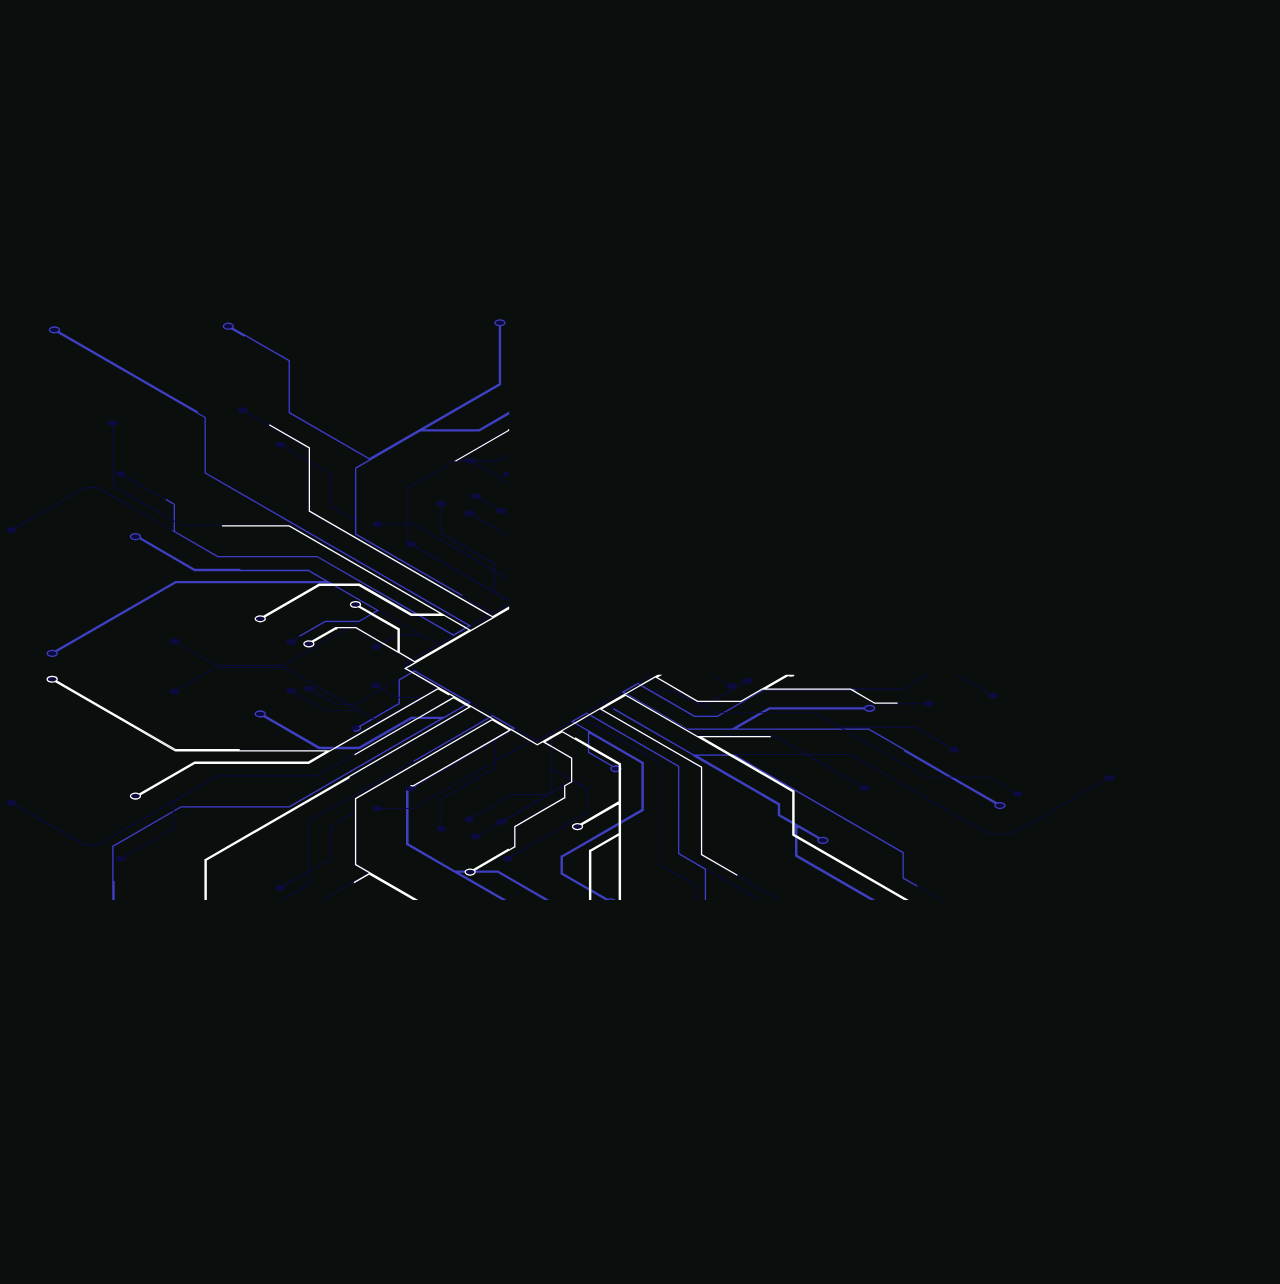
<file: index.html>
<!DOCTYPE html>
<html lang="pt-BR">
<head>
<meta charset="UTF-8" />
<meta name="viewport" content="width=device-width, initial-scale=1.0"/>
<title>PCB Procedural – grow from empty</title>
<style>
  :root{
    /* janelas de tempo (ajuste à vontade) */
    --min-dur: 10s;   /* duração mínima da animação de cada trilha */
    --max-dur: 22s;   /* duração máxima da animação de cada trilha */
    --build-window: 26s; /* atraso máx. para escalonar o início (stagger) */
  }

  html, body {
    height:100%;
    margin:0;
    background:#0a0f0d;
    overflow:hidden;
  }
  svg#pcb {
    width:100vw;
    height:100vh;
    display:block;
  }

  .trace{
    stroke:#1ec9b8;
    fill:none;
    stroke-linecap:round;
    stroke-linejoin:round;
    filter:drop-shadow(0 0 6px rgba(30,201,184,.75));
    will-change: stroke-dashoffset, opacity;
    shape-rendering:geometricPrecision;
  }

  /* cresce e FICA desenhado (sem piscar) */
  .trace.grow {
  stroke-dasharray: var(--len);
  stroke-dashoffset: var(--len);
  animation: growHold var(--dur, 16s) linear var(--delay, 0s) forwards;
}

@keyframes growHold {
  0%   { stroke-dashoffset: var(--len); opacity:0; }
  10%  { opacity:1; }
  100% { stroke-dashoffset: 0; opacity:1; }  /* nunca volta pra 0 de opacidade */
}

  /* se quiser looping depois, troque 'grow' por 'loop' no JS */
  .trace.loop {
    stroke-dasharray: var(--len);
    stroke-dashoffset: var(--len);
    animation: growLoop var(--dur, 16s) linear var(--delay, 0s) infinite;
  }

  @keyframes growHold {
    0%   { stroke-dashoffset: var(--len); opacity:0; }
    10%  { opacity:1; }
    100% { stroke-dashoffset: 0; opacity:1; }
  }

  @keyframes growLoop {
    0%   { stroke-dashoffset: var(--len); opacity:0; }
    12%  { opacity:1; }
    60%  { stroke-dashoffset: 0; opacity:1; }
    100% { stroke-dashoffset: 0; opacity:0; }
  }

  .pad{
    fill:#0a0f0d;
    stroke:#1ec9b8;
    stroke-width:2;
    filter:drop-shadow(0 0 6px rgba(30,201,184,.9));
  }
  .chip{
    fill:none;
    stroke:#1ec9b8;
    filter:drop-shadow(0 0 6px rgba(30,201,184,.85));
  }
</style>
</head>
<body>
  <svg xmlns="http://www.w3.org/2000/svg" xmlns:xlink="http://www.w3.org/1999/xlink"
     viewBox="0 0 1000 1000">
    <defs>
        <linearGradient id="Dégradé_sans_nom_4" x1="397.3" y1="531.55" x2="398.77" y2="531.55"
                        gradientTransform="matrix(1, 0, 0, -1, 0, 1002)" gradientUnits="userSpaceOnUse">
            <stop offset="0" stop-color="#f5f5f5" stop-opacity="0.7"/>
            <stop offset="1" stop-color="#303030" stop-opacity="0.3"/>
        </linearGradient>
        <linearGradient id="Dégradé_sans_nom_5" x1="-71.63" y1="1086.96" x2="-71.63" y2="1203.04"
                        gradientTransform="matrix(0.87, -0.5, 0, -1.15, 202.02, 1691.1)" gradientUnits="userSpaceOnUse">
            <stop offset="0" stop-color="#3f3fc2"/>
            <stop offset="0.09" stop-color="#3f3fc2"/>
            <stop offset="0.69" stop-color="#fff"/>
        </linearGradient>
        <linearGradient id="Dégradé_sans_nom_6" x1="-117.26" y1="1087.6" x2="-117.26" y2="1178.79"
                        xlink:href="#Dégradé_sans_nom_5"/>
        <linearGradient id="Dégradé_sans_nom_7" x1="-140.02" y1="1086.96" x2="-140.02" y2="1203.04"
                        xlink:href="#Dégradé_sans_nom_5"/>
        <linearGradient id="Dégradé_sans_nom_8" x1="-162.84" y1="1087.39" x2="-162.84" y2="1186.68"
                        xlink:href="#Dégradé_sans_nom_5"/>
        <linearGradient id="Dégradé_sans_nom_9" x1="3024.62" y1="-260.2" x2="3024.62" y2="-144.13"
                        gradientTransform="matrix(-0.87, -0.5, 0, -1.15, 2764.57, 1691.1)"
                        xlink:href="#Dégradé_sans_nom_5"/>
        <linearGradient id="Dégradé_sans_nom_10" x1="3070.25" y1="-299.23" x2="3070.25" y2="-208.04"
                        gradientTransform="matrix(-0.87, -0.5, 0, -1.15, 2764.57, 1691.1)"
                        xlink:href="#Dégradé_sans_nom_5"/>
        <linearGradient id="Dégradé_sans_nom_11" x1="3093.01" y1="-319.7" x2="3093.01" y2="-203.63"
                        gradientTransform="matrix(-0.87, -0.5, 0, -1.15, 2764.57, 1691.1)"
                        xlink:href="#Dégradé_sans_nom_5"/>
        <linearGradient id="Dégradé_sans_nom_12" x1="56.64" y1="500.45" x2="44.9" y2="595.99"
                        gradientTransform="matrix(1, 0, 0, -1, 0, 1002)" xlink:href="#Dégradé_sans_nom_5"/>
        <linearGradient id="Dégradé_sans_nom_13" x1="64.52" y1="585.05" x2="81.08" y2="592.79"
                        gradientTransform="matrix(1, -0.01, -0.01, -1, -9.3, 1026.18)"
                        xlink:href="#Dégradé_sans_nom_5"/>
        <linearGradient id="Dégradé_sans_nom_14" x1="84.31" y1="585.6" x2="114.29" y2="599.6"
                        gradientTransform="matrix(1, -0.01, -0.01, -1, -9.3, 1026.18)"
                        xlink:href="#Dégradé_sans_nom_5"/>
        <linearGradient id="Dégradé_sans_nom_15" x1="-94.51" y1="1086.73" x2="-94.51" y2="1202.81"
                        xlink:href="#Dégradé_sans_nom_5"/>
        <linearGradient id="Dégradé_sans_nom_16" x1="3047.49" y1="-280.31" x2="3047.49" y2="-164.24"
                        gradientTransform="matrix(-0.87, -0.5, 0, -1.15, 2764.57, 1691.1)"
                        xlink:href="#Dégradé_sans_nom_5"/>
        <linearGradient id="Dégradé_sans_nom_17" x1="124.16" y1="607.81" x2="154.14" y2="621.82"
                        gradientTransform="matrix(1, -0.01, -0.01, -1, -9.3, 1026.18)"
                        xlink:href="#Dégradé_sans_nom_5"/>
        <linearGradient id="Dégradé_sans_nom_18" x1="144.36" y1="634.38" x2="174.34" y2="648.38"
                        gradientTransform="matrix(1, -0.01, -0.01, -1, -9.3, 1026.18)"
                        xlink:href="#Dégradé_sans_nom_5"/>
        <linearGradient id="Dégradé_sans_nom_19" x1="106.45" y1="579.15" x2="118.92" y2="584.97"
                        gradientTransform="matrix(1, -0.01, -0.01, -1, -9.3, 1026.18)"
                        xlink:href="#Dégradé_sans_nom_5"/>
        <linearGradient id="Dégradé_sans_nom_20" x1="3072.39" y1="-464.37" x2="3072.39" y2="-403.73"
                        gradientTransform="matrix(-0.87, -0.5, 0, -1.15, 3394.98, 1691.1)"
                        xlink:href="#Dégradé_sans_nom_5"/>
        <linearGradient id="Dégradé_sans_nom_21" x1="3049.57" y1="-465.06" x2="3049.57" y2="-377.24"
                        gradientTransform="matrix(-0.87, -0.5, 0, -1.15, 3394.98, 1691.1)"
                        xlink:href="#Dégradé_sans_nom_5"/>
        <linearGradient id="Dégradé_sans_nom_22" x1="3026.76" y1="-464.82" x2="3026.76" y2="-386.44"
                        gradientTransform="matrix(-0.87, -0.5, 0, -1.15, 3394.98, 1691.1)"
                        xlink:href="#Dégradé_sans_nom_5"/>
        <linearGradient id="Dégradé_sans_nom_23" x1="-119.4" y1="924.34" x2="-119.4" y2="984.97"
                        gradientTransform="matrix(0.87, -0.5, 0, -1.15, 832.43, 1691.1)"
                        xlink:href="#Dégradé_sans_nom_5"/>
        <linearGradient id="Dégradé_sans_nom_24" x1="-96.59" y1="903.81" x2="-96.59" y2="991.64"
                        gradientTransform="matrix(0.87, -0.5, 0, -1.15, 832.43, 1691.1)"
                        xlink:href="#Dégradé_sans_nom_5"/>
        <linearGradient id="Dégradé_sans_nom_25" x1="2831.03" y1="306.18" x2="2821.63" y2="382.71"
                        gradientTransform="translate(3597 1002) rotate(180)" xlink:href="#Dégradé_sans_nom_5"/>
        <linearGradient id="Dégradé_sans_nom_26" x1="2830.12" y1="346.86" x2="2846.68" y2="354.59"
                        gradientTransform="translate(3606.3 1026.18) rotate(-179.43)" xlink:href="#Dégradé_sans_nom_5"/>
        <linearGradient id="Dégradé_sans_nom_27" x1="2849.94" y1="347.34" x2="2879.92" y2="361.34"
                        gradientTransform="translate(3606.3 1026.18) rotate(-179.43)" xlink:href="#Dégradé_sans_nom_5"/>
        <linearGradient id="Dégradé_sans_nom_28" x1="2872.09" y1="340.88" x2="2884.56" y2="346.7"
                        gradientTransform="translate(3606.3 1026.18) rotate(-179.43)" xlink:href="#Dégradé_sans_nom_5"/>
        <radialGradient id="Dégradé_sans_nom" cx="-64.97" cy="1869.29" r="504.98"
                        gradientTransform="matrix(0.72, 0, 0, -0.45, 702.38, 1207.55)" gradientUnits="userSpaceOnUse">
            <stop offset="0" stop-color="#14253a" stop-opacity="0.3"/>
            <stop offset="0.14" stop-color="#192a3f" stop-opacity="0.31"/>
            <stop offset="0.27" stop-color="#2a394c" stop-opacity="0.34"/>
            <stop offset="0.41" stop-color="#455363" stop-opacity="0.38"/>
            <stop offset="0.55" stop-color="#6c7684" stop-opacity="0.45"/>
            <stop offset="0.69" stop-color="#9da4ad" stop-opacity="0.53"/>
            <stop offset="0.82" stop-color="#d9dcdf" stop-opacity="0.64"/>
            <stop offset="0.9" stop-color="#fff" stop-opacity="0.7"/>
        </radialGradient>
        <linearGradient id="Dégradé_sans_nom_2" x1="443.16" y1="829.82" x2="874.22" y2="437.05"
                        gradientTransform="matrix(1, 0, 0, -1, 0, 1002)" gradientUnits="userSpaceOnUse">
            <stop offset="0" stop-color="#f5f5f5" stop-opacity="0.7"/>
            <stop offset="1" stop-color="#0d0a3f" stop-opacity="0.3"/>
        </linearGradient>
        <linearGradient id="Dégradé_sans_nom_3" x1="397.3" y1="635.5" x2="915.3" y2="635.5"
                        gradientTransform="matrix(1, 0, 0, -1, 0, 1002)" gradientUnits="userSpaceOnUse">
            <stop offset="0" stop-color="#f5f5f5" stop-opacity="0.5"/>
            <stop offset="1" stop-color="#0d0a3f" stop-opacity="0.3"/>
        </linearGradient>
        <clipPath id="clip-path">
            <polygon points="431.1 561.4 406.8 575.4 310.4 519.7 310.4 412.6 431.1 482.3 431.1 561.4" fill="none"/>
        </clipPath>
    </defs>
    <g id="circuits">
        <g id="circuits-2">
            <g id="blue">
                <path d="M386.9,462.6l-1-.6-61.8-35.7c1.2-.8,1.1-2.1-.3-2.9a5.9,5.9,0,0,0-5.2-.2l-.4.2-.5.3c-1,.9-.8,2.1.5,2.9a6.19,6.19,0,0,0,5,.3h.1l74,42.8v-1ZM370.5,361.1a.78.78,0,0,0,.4-.4,1.2,1.2,0,0,0,.4-.9c0-.6-.4-1.1-1.2-1.6a6.83,6.83,0,0,0-5.6,0,2.08,2.08,0,0,0-1.1,1.6,1.62,1.62,0,0,0,.3.9,2.83,2.83,0,0,0,.8.7,5.81,5.81,0,0,0,5,.2l27.8,16v-1Zm18.6,36.1-14.3-8.3c1-.9.9-2.1-.5-2.8a6.08,6.08,0,0,0-5.6,0c-1.5.8-1.5,2.2,0,3.2a6.7,6.7,0,0,0,5.2.1l14.3,8.3,5.5,3.1,3.6,2.1v-1Zm-19.2,5a1.5,1.5,0,0,0-.4-2.8,5.88,5.88,0,0,0-5.5,0c-1.6.8-1.6,2.3,0,3.2a5.59,5.59,0,0,0,4.9.2l28.4,16.3v-1Zm17,43.5-1-.6-62.4-36H298.7a3,3,0,0,0-1.1-1.2,6.83,6.83,0,0,0-5.6,0c-1.5,1-1.5,2.4,0,3.3a6.83,6.83,0,0,0,5.6,0,2.51,2.51,0,0,0,1.1-1.2h24.5l62.7,36.2,1,.6,10.4,6v-1ZM869.6,606.1a6.08,6.08,0,0,0-5.6,0c-1.3.7-1.5,2-.4,2.9l-72.9,42.1H772.4L665,589.1H542.4l-66.7-38.5-.9-.5-2.1-1.2,13.2-7.7,2.1,1.3,48.4,27.9H678.5l62.8,36.4,1.5.8L778,627.9c-1.1.9-.9,2.2.4,3a6.08,6.08,0,0,0,5.6,0c1.5-.9,1.5-2.4,0-3.2a6.19,6.19,0,0,0-5-.3l-34.4-19.8-1.5-.8-64.3-37.1H573.7l21.4-12.4,1.5-.8,4.6-2.7h74.3a2.73,2.73,0,0,0,1,1.2,6.42,6.42,0,0,0,5.7,0c1.5-.9,1.5-2.4,0-3.2a6.42,6.42,0,0,0-5.7,0,1.93,1.93,0,0,0-1,1.2H601l-6.1,3.5-1.5.8L572,569.6H536.7l-46.9-27.1-.9-.5-2.2-1.3,11.7-6.7,2.1,1.3.9.5,41.2,23.8h17.9l4.2-2.4,1.4-.8L596,539.1l.5-.3H705.4L725,527.5h-1.8l-18,10.4H596.3l-18.5,10.7-13.4,7.8-1.4.8-2.8,1.6H542.9l-32.1-18.5h16.1l15.5,9h12.3l1.1-.7,1.5-.8,24.3-14.1a6.87,6.87,0,0,0,5.1-.2c1.6-1,1.6-2.4,0-3.3a6.83,6.83,0,0,0-5.6,0c-1.4.8-1.5,2.1-.4,3l-5.2,3-3.5,2-16.4,9.6-1.2.6H542.7l-15.5-9H509.3l-7.1-4.1-.9-.5-2.1-1.3,10.4-6h-1.5l-88.2,50.9L319.6,520.6l-.9-.5-2-1.2,4.5-2.6.8-.5L364.9,491l.9-.5,16.1-9.2.9-.6,14.5-8.4v-1l-12.8,7.4L277.9,417.2V365.7l50.3-29.1h46.3l22.8-13.1v-1.1l-23,13.4H329.6l61.2-35.3.2-.2V254.4a5.94,5.94,0,0,0,2.3-.6c1.6-.9,1.6-2.3,0-3.2a5.88,5.88,0,0,0-5.5,0c-1.5.9-1.5,2.3,0,3.2a6.43,6.43,0,0,0,2.4.6v45.4L288.5,358.5,226,322.4V281.8l-44.5-25.6c1.2-.9,1-2.1-.3-2.9a5.6,5.6,0,0,0-5.6,0c-1.5.9-1.5,2.3,0,3.1a5.49,5.49,0,0,0,5,.3L225,282.3v40.6L287.6,359l-10.4,6h-.3v40.6l-18-10.4V369.9L241.7,360l-1-.6-18.4-10.6c1.1-.9,1-2.1-.4-3a6.83,6.83,0,0,0-5.6,0c-1.6.9-1.6,2.4,0,3.3a6.5,6.5,0,0,0,5.1.1l19.3,11.2,1,.6,16.3,9.4v25.4l18.9,10.9v11l106.6,61.5-1.7,1-.9.5-13,7.6L161.2,368.9V325.7L45.7,259c1.2-.8,1-2.1-.3-2.9a7.07,7.07,0,0,0-5.7,0c-1.5.9-1.5,2.3,0,3.2a6.1,6.1,0,0,0,5.1.2l115.5,66.7v43.3L367,488.8l-2.1,1.2-.8.5-9.8,5.7-26.9-15.5-1.6-.9-78.1-45H170.1L135.9,415h.3V394L97.4,371.5c1.2-.8,1.1-2.1-.4-2.9a5.88,5.88,0,0,0-5.5,0c-1.5.9-1.5,2.3,0,3.2a5.81,5.81,0,0,0,5,.2l38.7,22.4v20L76.5,380.5H66.3l-55,31.7a5.81,5.81,0,0,0-5,.2c-1.6.9-1.6,2.4,0,3.2a5.88,5.88,0,0,0,5.5,0c1.4-.7,1.6-1.9.4-2.8l54.3-31.4h9.7l93.6,54h77.6l76.7,44.4,1.6.9,27.6,16-11.2,6.5-79.5-46-1.6-.9-19.6-11.4H152.3l-42.8-24.8c.5-.7.2-1.7-.9-2.4a6.08,6.08,0,0,0-5.6,0c-1.5.9-1.5,2.4,0,3.2a6.08,6.08,0,0,0,5.6,0l.3-.2,43.1,25h89l14.9,8.7H137.1L43,508.6a6.61,6.61,0,0,0-5,.2c-1.5,1-1.5,2.4,0,3.2a6.08,6.08,0,0,0,5.6,0c1.3-.7,1.5-2,.3-2.9l93.4-53.9H257.4l1.9,1.1,1.6.9L295.1,477l-4.2,2.4-.8.5-9.8,5.6H254.1l-24.6,14.1a6.19,6.19,0,0,0-5,.3c-1.6.8-1.6,2.3,0,3.2a6.08,6.08,0,0,0,5.6,0c1.3-.8,1.5-2,.4-3l23.8-13.8h24.5l-7,4.1-1.4.8-48.7,28.1H168.9l-29.5-17c1.1-.8.9-2.1-.4-2.9a6.08,6.08,0,0,0-5.6,0c-1.5.9-1.5,2.3.1,3.2a5.81,5.81,0,0,0,5,.2l30,17.3h53.4l50.3-29,1.4-.8,17.3-10,.9-.5,4.1-2.4,31.6,18.1H310.1l-11.5,6.7-.8.5-1.7.9a6.71,6.71,0,0,0-5.2.2c-1.5.9-1.5,2.4,0,3.2a6.08,6.08,0,0,0,5.6,0c1.3-.8,1.5-2,.4-2.9l1.7-.9.9-.5,10.8-6.3h18.8l12.3,7.2-20.2,11.6-.9.5-4.6,2.7-.7.4,2.9,1.7.8.4,4.5,2.7-2,1.1-.9.6-21.7,12.5-.9.5-19.9,11.5H262.5l-18-10.5c1-.9,1-2.1-.5-2.9a5.88,5.88,0,0,0-5.5,0c-1.5.9-1.5,2.3,0,3.2a6.1,6.1,0,0,0,5.1.2l18.6,10.8H278l20.6-11.9.9-.5,11.5-6.7v17.4l-20.2,11.7-.8.4-10,6a5.49,5.49,0,0,0-5,.3c-1.6.8-1.6,2.3,0,3.1a5.42,5.42,0,0,0,5.5,0,1.6,1.6,0,0,0,.4-2.9l10-5.7.8-.5,20-11.5h.2V531.2l9.2-5.4.9-.5,2-1.1,42.9,24.7-2,1.2-.8.5-17,9.8H321.3l-40.8,23.5H249.6l-43.1-24.8c1.1-.9,1-2.1-.4-3a6.6,6.6,0,0,0-5.5,0c-1.6,1-1.6,2.4,0,3.3a6.71,6.71,0,0,0,5,.2l43.6,25.2h31.5l40.8-23.6h24.1L226,630.3H141.6l-5.5,3.1-.9.6L88.5,661h-.3v47.2a5.2,5.2,0,0,0-3.2.7c-1.5.9-1.5,2.3,0,3.1a5.6,5.6,0,0,0,5.6,0c1.5-.8,1.5-2.2,0-3.1a4.54,4.54,0,0,0-1.5-.6V661.6L135.2,635l.9-.6,5.7-3.3h84.5l138.7-80,.8-.5,2-1.2,16.1,9.3-2,1.2-.8.5-140,80.8h-.2v49.3L192,718.9a6.1,6.1,0,0,0-5.1.2c-1.5.9-1.5,2.3,0,3.2a5.88,5.88,0,0,0,5.5,0c1.4-.8,1.6-2,.4-2.9l48.7-28.1.2-.2V641.8l140.2-80.9.9-.5,2-1.2,16.8,9.7-2,1.2-81.7,47.2h-.2v42.3l144,83.2c-1,.8-.9,2.1.4,2.9a6.08,6.08,0,0,0,5.6,0c1.5-.9,1.5-2.4,0-3.2a5.88,5.88,0,0,0-5-.3L356.9,681.3h31.8l57,33c-1.1.9-1,2.1.4,2.9a6.08,6.08,0,0,0,5.6,0c1.5-.9,1.5-2.3,0-3.2a6.1,6.1,0,0,0-5.1-.2L389,680.5H355.3l-36.6-21.2V618h.1l5.5-3.2L386.1,579v21l-41.6,23.9-.2.2v21.2a8.39,8.39,0,0,0-2.3.6c-1.6,1-1.6,2.4,0,3.3a6.6,6.6,0,0,0,5.5,0c1.6-.9,1.6-2.3,0-3.3a6.43,6.43,0,0,0-2.4-.6V624.6l41.5-23.9.3-.2v-22l12.8-7.4.8-.5,2-1.1,17.1,10h.3l10.5-6.1v45.9l-36.6,21.1c-.1,0-.2,0-.2-.1a6,6,0,0,0-4.9.4c-1.3.7-1.4,1.8-.5,2.7l.5.4.3.2a5.8,5.8,0,0,0,5.3-.2c1.4-.8,1.5-2.1.4-2.9l36.4-21h.2V601.2l14.5,8.3.8.5,12,6.9v17.7L398.9,669a6.18,6.18,0,0,0-5,.2c-1.6.9-1.6,2.3,0,3.2a5.88,5.88,0,0,0,5.5,0c1.4-.8,1.6-2,.5-3l59.4-34.3h.2V616.3l-12.9-7.5-.8-.4L431.3,600V572.8l14.8-8.6,2.2,1.2.9.5,9.7,5.6v16.6l19.1,11c-1.1,1-1,2.2.5,3.1a6.52,6.52,0,0,0,5.3.1h.3l.6-.5a1.49,1.49,0,0,0,.19-2.11,1.7,1.7,0,0,0-.19-.19l-.6-.5h-.3a6.2,6.2,0,0,0-4.8-.1l-19.2-11.1V572l41.8,24.2v36.3l-16.9,9.8-.9.6-45.2,26h-.2v13.8l22.2,12.7.9.6,12.5,7.2c-1.1.9-1,2.1.4,3a6.83,6.83,0,0,0,5.6,0c1.5-.9,1.5-2.4,0-3.3a6.87,6.87,0,0,0-5.1-.2L461.5,695l-.9-.5-21.3-12.3V669.5l44.5-25.6.9-.5,17.6-10.2.2-.2V595.7l-52.4-30.3-.9-.5-2.1-1.2,11.2-6.5,2.1,1.2.9.5,68.9,39.8v68.2L551.1,679v62.8l86.1,49.7c-.7.8-.3,1.8.9,2.4a5.88,5.88,0,0,0,5.5,0c1.6-.8,1.6-2.3,0-3.2a5.88,5.88,0,0,0-5.5,0l-.2.2L552,741.3V679.6L735.1,785.4c-1.1.9-1,2.1.5,2.9a6.08,6.08,0,0,0,5.6,0c1.5-.8,1.5-2.3,0-3.2a6.87,6.87,0,0,0-5.1-.2L531,666.5V598.3l-68.9-39.8-1-.5-2-1.2,12.7-7.4,2.1,1.2.9.5,67,38.7-.2.4,66.5,38.4v8.5l11.3,6.5.9.5,1.3.7v24.1l99.3,57.2c-1.1.8-.9,2.2.4,2.9a5.6,5.6,0,0,0,5.6,0c1.5-.8,1.5-2.3,0-3.1a5.49,5.49,0,0,0-5-.3l-99.4-57.3v-23l17.1,9.8c-1,1-1,2.2.5,3.1a6.83,6.83,0,0,0,5.6,0c1.5-1,1.5-2.4,0-3.3a6.1,6.1,0,0,0-5.1-.2L620.3,643l-.9-.5-10.4-6V628l-65.9-38.1h30.6l131.9,76.2V686L758,716.2c-1.2.9-1.1,2.2.3,3a5.88,5.88,0,0,0,5.5,0c1.6-.9,1.6-2.4,0-3.2a5.81,5.81,0,0,0-5-.3l-52.3-30.2V665.6L575.4,589.9h89.3l107.3,62h19l73.5-42.5a5.69,5.69,0,0,0,5.1-.2C871.1,608.4,871.1,606.9,869.6,606.1ZM737,520.5l-.9-.5-.9.5,1,.6Z"
                      stroke="#3f3fc2" fill="#0D0A3F" stroke-dashoffset="100%">
                    <animate
                            attributeName="stroke-dasharray"
                            dur="20s"
                            values="80%;120%;80%"
                            repeatCount="indefinite"
                    />
                </path>
            </g>
            <g id="white">
                <path d="M393.9,368.7c-1.6.9-1.6,2.3,0,3.1a5.67,5.67,0,0,0,3.4.7v-4.4A6.53,6.53,0,0,0,393.9,368.7Zm.7,31.6a1.61,1.61,0,0,0,.58-2.19,1.63,1.63,0,0,0-.88-.71,5.9,5.9,0,0,0-5.2-.2l-.4.2-.5.3c-1,.8-.8,2,.5,2.9a6.71,6.71,0,0,0,5,.2h0l3.6,2.1v-1.1Zm2.7-65-79.5,45.9h-.2v42.3h.1l5.5,3.2,74.1,42.7v-1l-10.4-6v-22l-41.7-24.1V395.8a6.15,6.15,0,0,0,2.3-.7c1.5-.8,1.5-2.2,0-3.2a6.08,6.08,0,0,0-5.6,0c-1.5,1-1.5,2.4,0,3.2a6.71,6.71,0,0,0,2.4.7V417l41.6,24.1v21l-67.3-38.9h-.1V381.8L355,360.7h33.7l8.6-4.9v-1.1l-8.8,5.1H356.6l40.7-23.5Zm0,134.3h0l1.5.8Zm177.1,64.8a5.88,5.88,0,0,0-5-.3l-11.5-6.6h-1.8l12.4,7.1c-1.2.9-1,2.2.4,3a5.65,5.65,0,0,0,3.1.6,6.43,6.43,0,0,0,2.4-.6,2.08,2.08,0,0,0,1.1-1.4A1.71,1.71,0,0,0,574.4,534.4Zm204.1,7.5a5.59,5.59,0,0,0-4.9-.2l-24.5-14.2h-1.8l25.4,14.7c-1.2.9-1.1,2.1.3,2.9a5.88,5.88,0,0,0,5.5,0C780.1,544.2,780.1,542.8,778.5,541.9Zm-43.3-21.4,1,.6.8-.6-.9-.5Zm62.7,98.2a6.5,6.5,0,0,0-5.1-.1l-20.3-11.8H724l-62.9-36.4-1.5-.8-1.6-.9h57l27.5,15.8c-1.2.8-1,2.1.3,2.9a5.6,5.6,0,0,0,5.6,0c1.5-.9,1.5-2.3,0-3.1a5.49,5.49,0,0,0-5-.3l-28.1-16.2H656.5l-19.7-11.4H560l-12.3-7.1-1.2-.7h32.8l16.4-9.5H664l19,11.1h38.7a3,3,0,0,0,1.1,1.2,6.08,6.08,0,0,0,5.6,0c1.5-.9,1.5-2.3,0-3.2a6.08,6.08,0,0,0-5.6,0,2.13,2.13,0,0,0-1.1,1.2H683.4l-18.2-10.6-.9-.5h-67l.5-.3,17.9-10.3a5.91,5.91,0,0,0,4.7-.1h-6.3l-35.2,20.3H545l-32.2-18.7,2.8-1.6h-1.7l-12.6,7.3-.8.5L488.9,542l-.9.5-13.2,7.6-.9.5L461.1,558l-.7.4-11.2,6.5-.9.5-17,9.8-.9.5-10.6,6.1-19.3-11.2-.9-.5h0l-.2-.2h-.2l-16.4-9.5-.9-.5-16.1-9.3-.9-.5L322,525.3l-.8-.5-4.6-2.6,2.1-1.2.9-.4,77.7-44.9v-1.1l-12.5,7.3-2-1.2-1-.5L241.7,399.3V349.9l-49-28.2c1.2-.8,1-2.1-.3-2.9a6.08,6.08,0,0,0-5.6,0c-1.6.9-1.6,2.3,0,3.2a5.81,5.81,0,0,0,5,.2l48.9,28.2v49.4l140.2,80.9,1,.6,1.9,1.1-16,9.3-2-1.2-.9-.5-17.7-10.2L226.3,410H141.8l-5.6-3.2-1-.6L89.1,379.5V332.7l1.5-.5c1.5-.9,1.5-2.4,0-3.3a6.6,6.6,0,0,0-5.5,0c-1.6.9-1.6,2.4,0,3.3a6.61,6.61,0,0,0,3.1.6V380l47,27.2,1,.5,5.3,3.1H226l119.4,69H321.5l-40.7-23.4H249.3l-43.7,25.2a5.81,5.81,0,0,0-5,.2c-1.6,1-1.6,2.4,0,3.2a5.88,5.88,0,0,0,5.5,0c1.3-.7,1.5-2,.4-2.9l43-24.8h31l40.7,23.4H347l17.1,9.8.8.5,2,1.2L324,517l-2-1.2-.8-.5-9.3-5.4V491.4l-20.1-11.5-.9-.5-10-5.8c1.1-.9,1-2.2-.4-3a6.6,6.6,0,0,0-5.5,0c-1.6.9-1.6,2.3,0,3.3a6.22,6.22,0,0,0,5,.1l10.1,5.9.8.5L311,491.9v17.5l-11.5-6.6-.9-.5-20.5-11.9H262.3l-18.7,10.7a6.51,6.51,0,0,0-5.1.3c-1.5.9-1.5,2.3,0,3.2a6.08,6.08,0,0,0,5.6,0c1.3-.8,1.5-2,.3-3l18.2-10.4h15.1l20.1,11.6.8.5,21.7,12.5.9.5,2,1.2-4.5,2.6-.8.5-2.3,1.3-.7.3,5.4,3.2.8.4,20.1,11.7-12.3,7.1H310.3l-10.8-6.2-.9-.5-1.7-1c1-.9.8-2.1-.4-2.9a5.88,5.88,0,0,0-5.5,0c-1.6.9-1.6,2.3,0,3.2a6,6,0,0,0,5.1.2l1.6,1,.9.5,11.3,6.5h17.4l-31.4,18.2-4.2-2.4-.9-.5-17.2-10-1.6-.9L221.9,521H168.6l-30.1,17.4a6.5,6.5,0,0,0-5.1.2c-1.5.9-1.5,2.3,0,3.2a6.08,6.08,0,0,0,5.6,0c1.3-.8,1.5-2.1.4-3l29.4-17h52.9L270.3,550l1.6.9,6.8,3.9H254.3L230.4,541a1.59,1.59,0,0,0,.52-2.2,1.61,1.61,0,0,0-.92-.7,5.42,5.42,0,0,0-5.5,0c-1.6.8-1.6,2.2,0,3.1a5.81,5.81,0,0,0,5,.2L254,555.5h26.3l9.7,5.6.9.6,4.2,2.4-34.3,19.7-1.6.9-1.7,1H137.3L44,531.9c1-.9.9-2-.4-2.9a6.83,6.83,0,0,0-5.6,0c-1.6.9-1.6,2.4,0,3.3a6.41,6.41,0,0,0,5.1.1L137,586.7H255.9L241,595.4H152.1l-43.3,24.9h-.2a5.88,5.88,0,0,0-5.5,0c-1.6.9-1.6,2.3,0,3.2a5.88,5.88,0,0,0,5.5,0c1.1-.7,1.4-1.7.8-2.5l42.9-24.7h88.9L261,584.8l1.6-.9L342.2,538l11.3,6.5-27.6,15.9-1.4.8-77.1,44.5H169.9L76.2,659.8H66.5L12.2,628.4c1.1-.9,1-2.1-.5-2.9a6.6,6.6,0,0,0-5.5,0c-1.5.9-1.5,2.4,0,3.3a6.22,6.22,0,0,0,5,.1l54.9,31.8H76.4l58.8-33.9v20L96.5,669.2a6.1,6.1,0,0,0-5.1.2c-1.5.9-1.5,2.3,0,3.1a5.6,5.6,0,0,0,5.6,0c1.4-.7,1.5-1.9.4-2.8l38.5-22.3h.2v-21h-.2l34.2-19.7h77.5l78.5-45.4,1.4-.8L354.3,545l9.8,5.7.9.5,1.9,1.1L160.5,671.5h-.3v43.3L44.8,781.6a6.5,6.5,0,0,0-5.1.2c-1.5.9-1.5,2.3,0,3.1a5.6,5.6,0,0,0,5.6,0,1.6,1.6,0,0,0,.4-2.9l115.2-66.4.2-.2V672.1L367.9,552.8l13.2,7.6.8.5,1.7.9L277.1,623.3h-.2v11.1L258,645.3v25.3L241.7,680l-.8.5-19.7,11.3a5.59,5.59,0,0,0-4.9.2c-1.6.9-1.6,2.4,0,3.2a5.88,5.88,0,0,0,5.5,0c1.4-.7,1.6-2,.4-2.8l18.7-10.8.8-.5,16.9-9.8.3-.2V645.8l18-10.3V676l10.6,6.1-62.2,36h-.2v40.5l-44.5,25.7a7.51,7.51,0,0,0-5.1.2c-1.5.9-1.5,2.4,0,3.3a6.83,6.83,0,0,0,5.6,0c1.4-.9,1.6-2.1.5-3l44.1-25.5.2-.2V718.7l62.5-36L390,741.3v45.4a10.12,10.12,0,0,0-2.3.6c-1.5.9-1.5,2.3,0,3.2a6.08,6.08,0,0,0,5.6,0c1.5-.9,1.5-2.3,0-3.2a8.39,8.39,0,0,0-2.3-.6V740.8l-61.4-35.4h44.5l36,20.7c-1.1.9-1,2.2.4,3a6.08,6.08,0,0,0,5.6,0c1.6-.9,1.6-2.3,0-3.2a6.1,6.1,0,0,0-5.1-.2l-36.5-21.2H328.1l-50.3-29V623.9l106.6-61.6,14.1,8.1L322.9,614a5.89,5.89,0,0,0-4.7.4c-1.4.8-1.5,2.1-.4,3a.48.48,0,0,0,.4.2l.6.3a6.19,6.19,0,0,0,5-.3c1.2-.8,1.4-2,.5-2.9l-.4-.2,75.4-43.6.4.2,13.8,8-26.6,15.3-.8.4-62.9,36.4H298.7a3.94,3.94,0,0,0-1.1-1.2,6.83,6.83,0,0,0-5.6,0c-1.6,1-1.6,2.4,0,3.2a6.08,6.08,0,0,0,5.6,0,2.07,2.07,0,0,0,1-1.1h24.7l62.8-36.3.8-.4,27.4-15.8,5.4,3.1h.1l4.3-2.5,6.3,3.7.9.4,14.5,8.4v17.4l-14.5,8.3-.9.5-2.5,1.5H399.8L369,638.3a6.1,6.1,0,0,0-5.1.2c-1.5.9-1.5,2.3,0,3.2a6.08,6.08,0,0,0,5.6,0c1.4-.8,1.5-2,.4-2.9l30.2-17.5h26.4l-32.9,19-5.4,3.1-14.3,8.3a5.69,5.69,0,0,0-5.1.2c-1.6.8-1.6,2.3,0,3.2a5.88,5.88,0,0,0,5.5,0c1.3-.8,1.5-2.1.5-2.9L389,644l42.3-24.4,9-5.2v8.3l-38.8,22.4-.2.2v15.9l-31.7,18.3a6.1,6.1,0,0,0-5.1.2,1.88,1.88,0,0,0-.8.7,1.62,1.62,0,0,0-.3.9,1.92,1.92,0,0,0,1.1,1.6,5.88,5.88,0,0,0,5.5,0,1.89,1.89,0,0,0,1.2-1.6,1.62,1.62,0,0,0-.3-.9l-.4-.4L402,661.7h.2V645.8l38.7-22.5h.3v-9.4l5.2-3,.2-.2V592.3l-15.3-8.9-.9-.5-5.4-3.1,5.4-3.1.9-.5,8-4.6,19.6,11.3.9.6,24,13.8v29l-30.4,17.6a5.88,5.88,0,0,0-5,.3c-1.5.8-1.5,2.2,0,3.2a6.08,6.08,0,0,0,5.6,0c1.3-.9,1.5-2.1.3-3l29.5-17v23.8l-23,13.2h-.2V709a6.82,6.82,0,0,0-2.4.5c-1.5,1-1.5,2.4,0,3.2a6.42,6.42,0,0,0,5.7,0c1.5-.8,1.5-2.2,0-3.2a6.82,6.82,0,0,0-2.4-.5V665l22.3-12.8V729a5,5,0,0,0-2.4.6c-1.5.9-1.5,2.4,0,3.2a6.08,6.08,0,0,0,5.6,0c1.5-.8,1.5-2.3,0-3.2a4.62,4.62,0,0,0-2.3-.6V596.8l-24.9-14.4-.9-.5-18.7-10.8,9-5.2.9-.5,6.1-3.5,58.2,33.6v80l28,16.1v30.1l8.7,5,.9.6,15,8.6a1.59,1.59,0,0,0-.52,2.2,1.61,1.61,0,0,0,.92.7,6.08,6.08,0,0,0,5.6,0c1.5-.8,1.5-2.2,0-3.2a6.1,6.1,0,0,0-5.1-.2L552,726.2l-.9-.5-7.9-4.5V691.1L515.1,675V595L457,561.4l4.3-2.5.8-.4,6.7-3.9,78.5,45.3v68.2L617,708.4c-1.2.8-1,2.1.3,2.9a6.08,6.08,0,0,0,5.6,0c1.6-.9,1.6-2.3,0-3.2a5.81,5.81,0,0,0-5-.2l-69.8-40.3V599.4l-78.5-45.3,5.2-3,.9-.5,13.1-7.5,79.7,46,1.5.8,49.4,28.6v34l2.2,1.2.9.5,106.4,61.4c-1.1,1-1,2.2.4,3a6.08,6.08,0,0,0,5.6,0c1.5-.9,1.5-2.3,0-3.2a6.51,6.51,0,0,0-5.1-.3L622.5,653.2l-.9-.4-1.3-.8V618l-48.4-28.1-1.5-.8-23.5-13.6H605l23.6,13.6,1.4.8,42.2,24.4c-1.2.8-1.1,2.1.4,2.9a5.88,5.88,0,0,0,5.5,0c1.6-.9,1.6-2.3,0-3.2a5.59,5.59,0,0,0-4.9-.2l-41.4-23.9-1.4-.8-25.1-14.5H545.4l-7.3-4.2-48.4-27.9h.1l11.6-6.7.8-.5,9.7-5.6,32.6,18.7,1.4.9,13.7,7.8h76.8l21.5,12.4,1.4.8,64.3,37.2h48.6L791.9,619c-1.1.9-1,2.1.4,2.9a6.83,6.83,0,0,0,5.6,0C799.4,621.1,799.4,619.7,797.9,618.7ZM545,547.8l-32.2-18.7,2.8-1.6h-1.7l-12.6,7.3-.8.5.9.5.8-.5,9.7-5.6,32.6,18.7h9.9l1.2-.6Z"
                      fill="#0D0A3F" stroke="#FFF" stroke-dashoffset="100%">
                    <animate
                            attributeName="stroke-dasharray"
                            dur="20s"
                            values="80%;120%;80%"
                            repeatCount="indefinite"
                    />
                </path>
            </g>
        </g>
    </g>

</svg>

<script>
(function () {
  /* ====================== PARÂMETROS ====================== */
  const NUM_TRACES   = 150;  // densidade de trilhas
  const NUM_PADS     = 50;
  const NUM_CHIPS    = 18;

  const STEP         = 44;   // tamanho da malha (maior = quadrados maiores)
  const MIN_SEGS     = 22;   // segmentos por trilha (comprimento)
  const MAX_SEGS     = 52;

  const DIAG_PROB    = 0.22; // probabilidade de escolher 45° (mistura com 90°)
  const LONG_RUN_P   = 0.55; // prob. de “avenida longa” na mesma direção
  const LONG_RUN_MIN = 3;
  const LONG_RUN_MAX = 8;

  const LOOP         = false; // FALSE = cresce e fica / TRUE = cresce, some e reinicia

  /* ====================== SETUP SVG ====================== */
  const svg = document.getElementById('pcb');
  const W = window.innerWidth;
  const H = window.innerHeight;
  svg.setAttribute('viewBox', `0 0 ${W} ${H}`);

  /* ====================== HELPERS ====================== */
  const rnd   = (a,b)=>Math.random()*(b-a)+a;
  const rndi  = (a,b)=>Math.floor(rnd(a,b+1));
  const clamp = (x,min,max)=> x<min?min: x>max?max: x;

  const DIRS90 = [[1,0],[-1,0],[0,1],[0,-1]];
  const DIRS45 = [[1,1],[-1,1],[1,-1],[-1,-1]];
  const pick90 = ()=>DIRS90[Math.floor(Math.random()*DIRS90.length)];
  const pick45 = ()=>DIRS45[Math.floor(Math.random()*DIRS45.length)];

  const gx = v => Math.floor(v/STEP)*STEP;
  const gy = v => Math.floor(v/STEP)*STEP;

  function buildPath(x0, y0, segs){
    let x = gx(x0), y = gy(y0);
    let d = `M${x} ${y}`;
    let runLeft = 0;
    let dir = pick90();

    for (let i=0;i<segs;i++){
      if (runLeft<=0){
        dir = (Math.random()<DIAG_PROB) ? pick45() : pick90();
        runLeft = (Math.random()<LONG_RUN_P) ? rndi(LONG_RUN_MIN, LONG_RUN_MAX) : 1;
      }
      runLeft--;

      x += dir[0]*STEP;
      y += dir[1]*STEP;
      x = clamp(x, 0, W);
      y = clamp(y, 0, H);
      d += ` L${x} ${y}`;
    }
    return d;
  }

  function addPath(d, animate=true){
  const p = document.createElementNS('http://www.w3.org/2000/svg','path');
  p.setAttribute('d', d);
  p.setAttribute('class', 'trace');

  // espessuras variadas
  const sw = Math.random()<.22 ? 3.2 : (Math.random()<.6 ? 2 : 1.4);
  p.style.strokeWidth = sw;
  svg.appendChild(p);

  // comprimento real e animação escalonada
  const len = p.getTotalLength() || 1;
  const minDur   = parseFloat(getComputedStyle(document.documentElement).getPropertyValue('--min-dur')) || 10;
  const maxDur   = parseFloat(getComputedStyle(document.documentElement).getPropertyValue('--max-dur')) || 22;
  const buildWin = parseFloat(getComputedStyle(document.documentElement).getPropertyValue('--build-window')) || 26;

  p.style.setProperty('--len', len);
  if (animate){
    const dur   = rnd(minDur, maxDur).toFixed(2)+'s';
    const delay = rnd(0, buildWin).toFixed(2)+'s';
    p.style.setProperty('--dur', dur);
    p.style.setProperty('--delay', delay);
    p.classList.add(LOOP ? 'loop' : 'grow'); // decide o tipo
  } else {
    p.style.strokeDasharray = len;
    p.style.strokeDashoffset = len;
  }

  // aqui sim: listener pra congelar no fim da animação
  p.addEventListener("animationend", () => {
    p.style.animation = "none";
    p.style.strokeDasharray = p.getTotalLength();
    p.style.strokeDashoffset = 0;
  });

  return p;
}

  /* ====================== GERAÇÃO ====================== */
  for (let i=0;i<NUM_TRACES;i++){
    const d = buildPath(Math.random()*W, Math.random()*H, rndi(MIN_SEGS, MAX_SEGS));
    addPath(d, true); // todas animam (começa VAZIO e vai preenchendo)
  }

  for (let i=0;i<NUM_PADS;i++){
    const cx = gx(Math.random()*W);
    const cy = gy(Math.random()*H);
    const pad = document.createElementNS('http://www.w3.org/2000/svg','circle');
    pad.setAttribute('cx', cx);
    pad.setAttribute('cy', cy);
    pad.setAttribute('r', Math.random()<.25 ? 6 : 4);
    pad.setAttribute('class','pad');
    svg.appendChild(pad);
  }

  for (let i=0;i<NUM_CHIPS;i++){
    const x = gx(Math.random()*(W-120));
    const y = gy(Math.random()*(H-120));
    const chip = document.createElementNS('http://www.w3.org/2000/svg','rect');
    chip.setAttribute('x', x);
    chip.setAttribute('y', y);
    chip.setAttribute('width',  40 + Math.random()*120);
    chip.setAttribute('height', 40 + Math.random()*120);
    chip.setAttribute('class','chip');
    chip.style.strokeWidth = Math.random()<.5 ? 2.5 : 4;
    svg.appendChild(chip);
  }
})();
</script>
</body>
</html>
</file>
